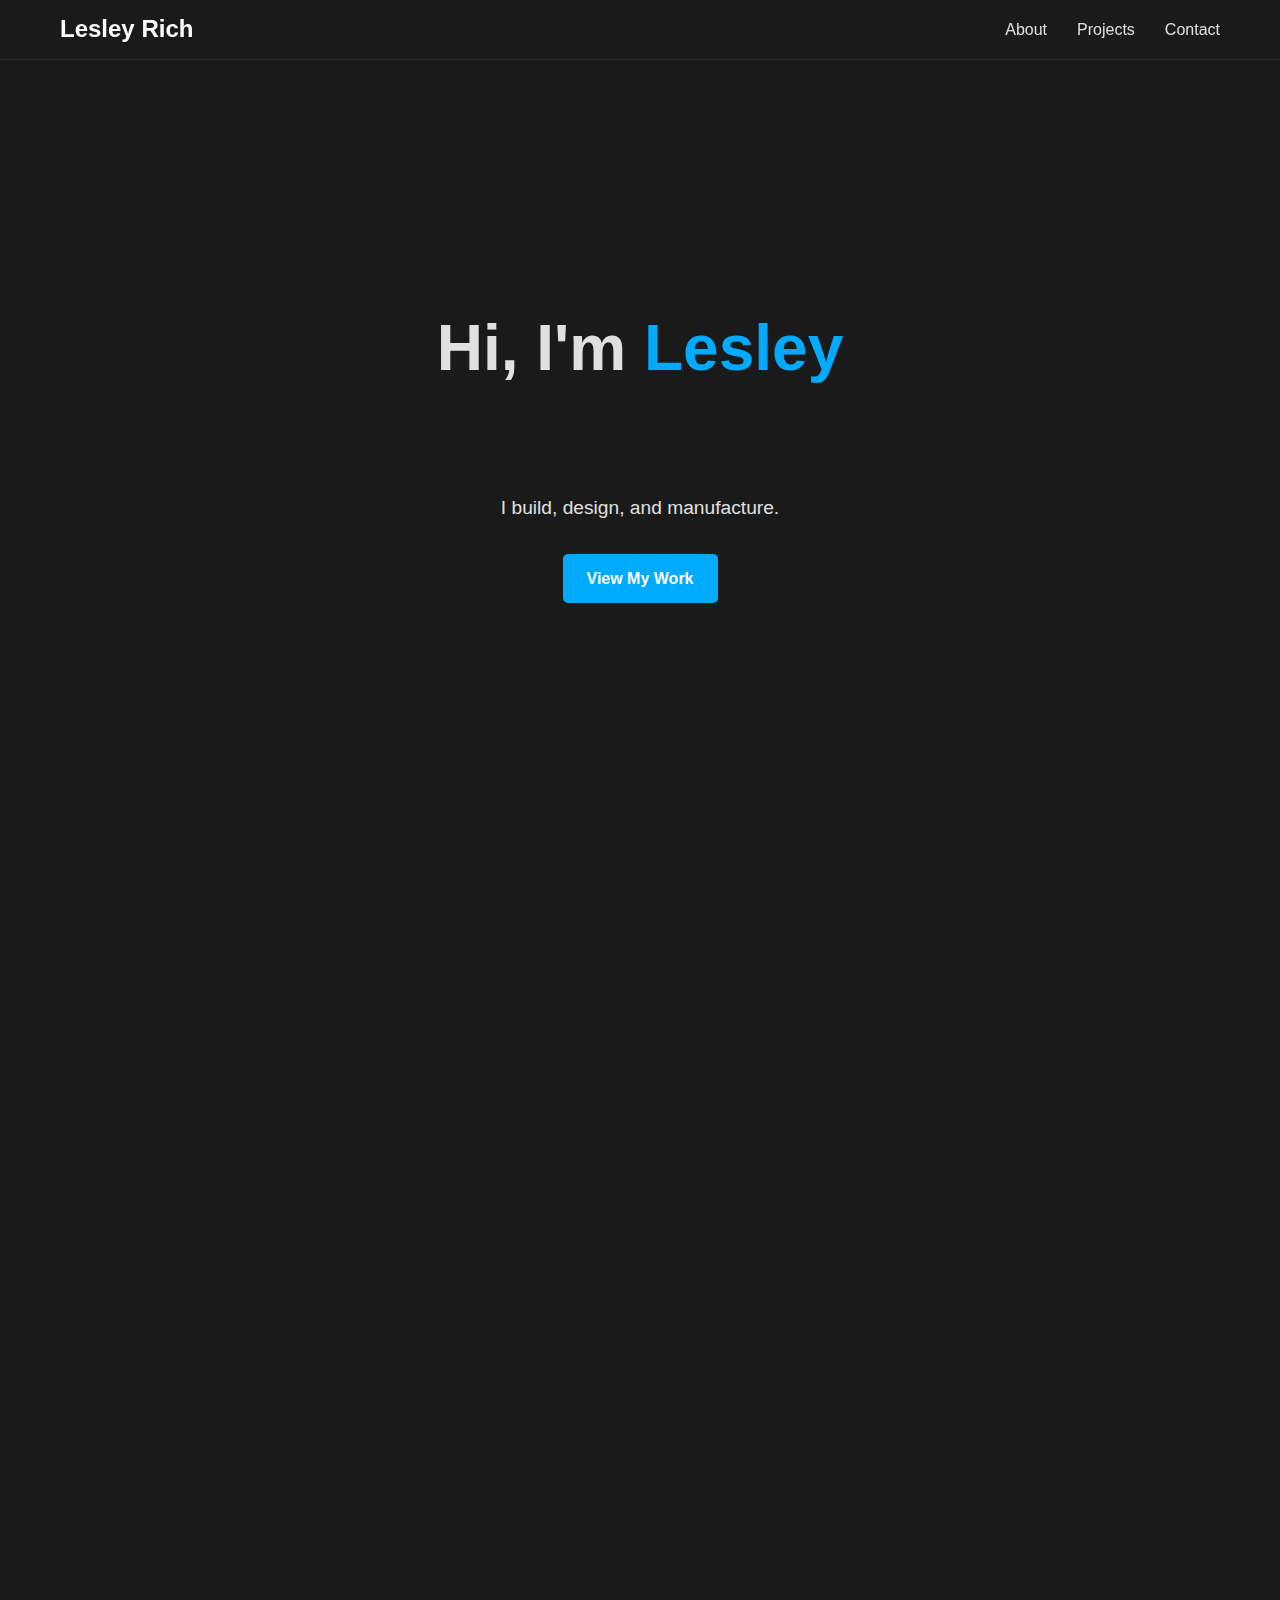
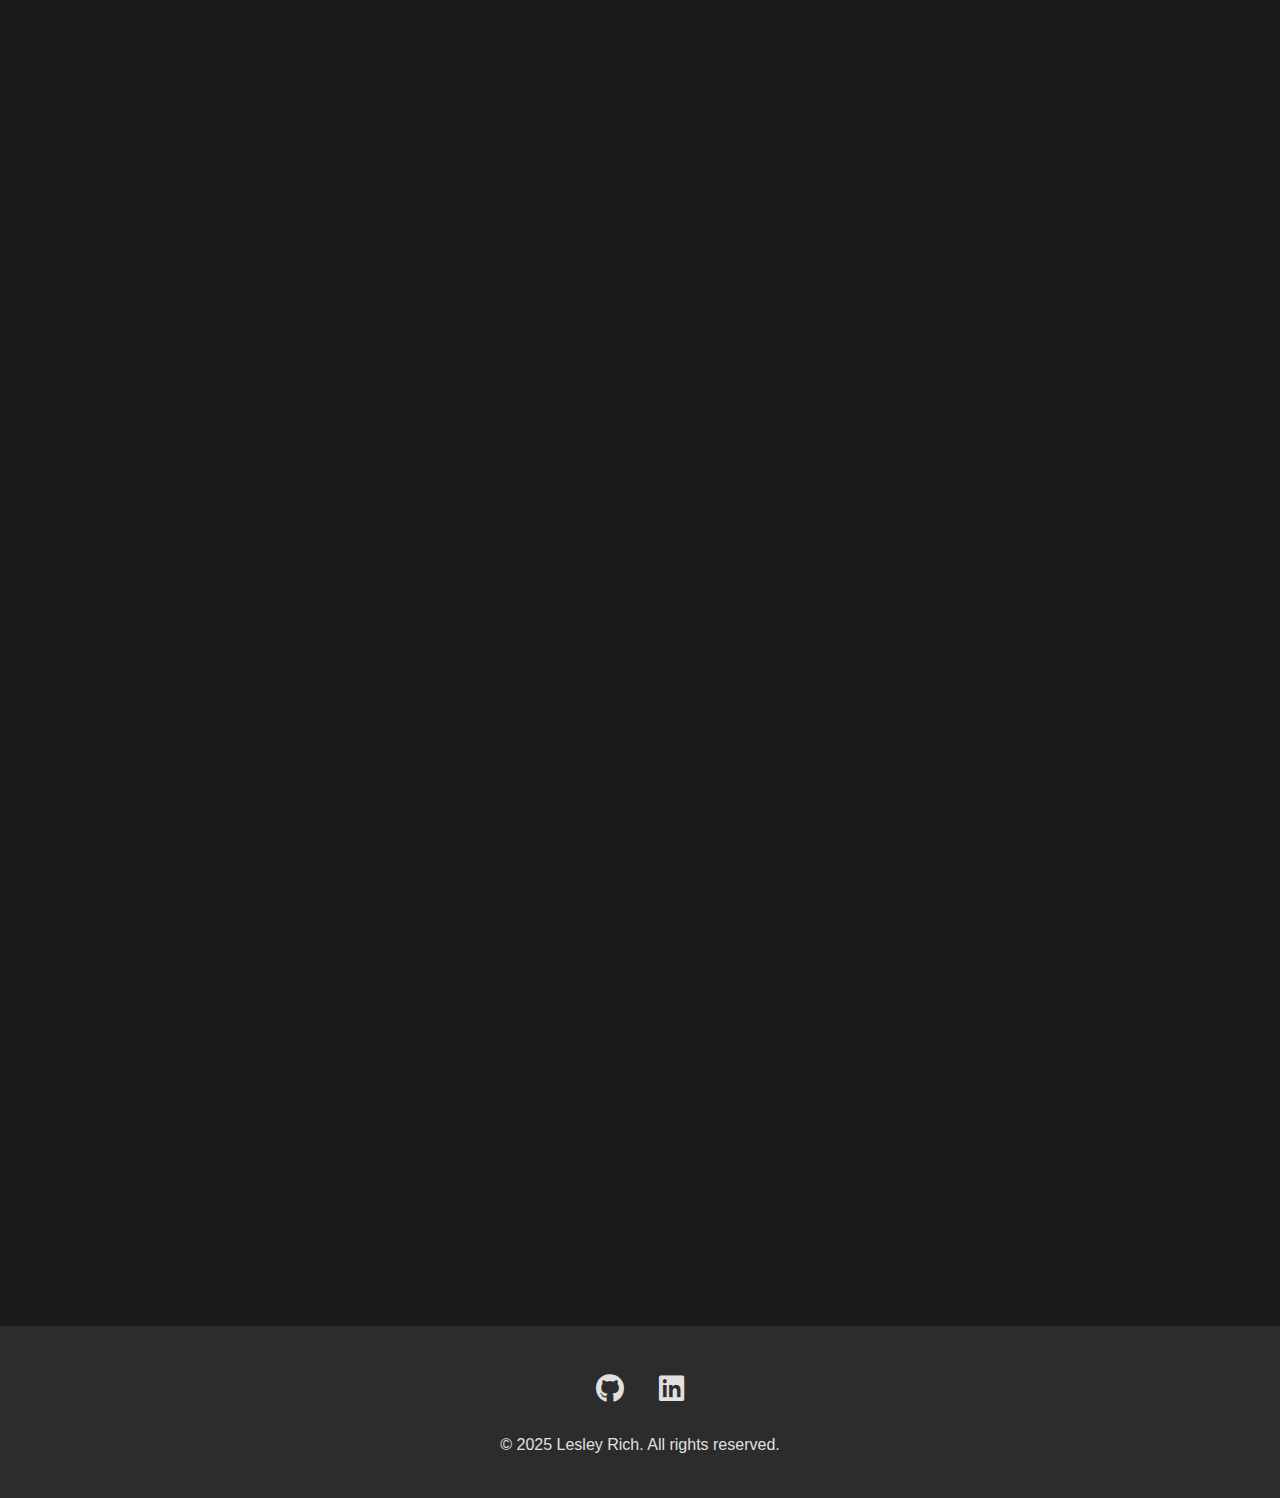
<file: index.html>
<!DOCTYPE html>
<html lang="en">
<head>
    <meta charset="UTF-8">
    <meta name="viewport" content="width=device-width, initial-scale=1.0">
    <title>Lesley Rich | Portfolio</title>
    <link rel="stylesheet" href="css/style.css">
    <!-- Font Awesome for icons -->
    <link rel="stylesheet" href="https://cdnjs.cloudflare.com/ajax/libs/font-awesome/6.4.0/css/all.min.css">
</head>
<body>

    <!-- Header & Navigation -->
    <header>
        <nav>
            <a href="#home" class="logo">Lesley Rich</a>
            <ul class="nav-links">
                <li><a href="#about">About</a></li>
                <li><a href="#projects">Projects</a></li>
                <li><a href="#contact">Contact</a></li>
            </ul>
        </nav>
    </header>

    <main>
        <!-- Hero Section -->
        <section id="home" class="hero">
            <div class="hero-content">
                <h1>Hi, I'm <span class="highlight">Lesley</span></h1>
                <p class="subtitle" id="subtitle"> </p>
                <p class="description">I build, design, and manufacture.</p>
                <a href="#projects" class="btn">View My Work</a>
            </div>
        </section>

        <!-- About Section -->
        <section id="about" class="about">
            <h2 class="section-title">About Me</h2>
            <div class="about-content">
                </div>
                <div class="about-text">
                    <p>Hello! I'm a CNC machinist, software developer, data scientist, creative and technical writer that loves to work on new and interesting projects and utilize my diverse skillsets.</p>
                    <p>Here are a few skills I've developed:</p>
                    <ul class="skills-list">
                        <li>CAD and CAM in Fusion 360</li>
                        <li>CNC Machining</li>
                        <li>Manual Mill</li>
                        <li>Verticle and Horizontal band saws</li>
                        <li>Drill Press</li>
                        <li>Sander</li>
                    </ul>
                </div>
            </div>
        </section>

        <!-- Projects Section -->
        <section id="projects" class="projects">
            <h2 class="section-title">My Projects</h2>
            <div class="projects-grid" id="projects-grid">
                <!-- Projects will be dynamically inserted here by JavaScript -->
            </div>
        </section>

        <!-- Contact Section -->
        <section id="contact" class="contact">
            <h2 class="section-title">Get In Touch</h2>
            <p>Have a question or want to work together? Feel free to reach out!</p>
            <form id="contact-form" action="https://formspree.io/f/mqabaobw" method="POST">
                <input type="text" name="name" placeholder="Your Name" required>
                <input type="email" name="email" placeholder="Your Email" required>
                <textarea name="message" placeholder="Your Message" required></textarea>
                <button type="submit" class="btn">Send Message</button>
            </form>
            <p id="form-status"></p>
        </section>
    </main>

    <!-- Footer -->
    <footer>
        <div class="social-links">
            <a href="https://github.com/terrainthesky-hub" target="_blank"><i class="fab fa-github"></i></a>
            <a href="https://linkedin.com/in/lesley-rich-86bb8572/" target="_blank"><i class="fab fa-linkedin"></i></a>
        </div>
        <p>© 2025 Lesley Rich. All rights reserved.</p>
    </footer>

    <!-- JS Files -->
    <script src="js/projects.js"></script>
    <script src="js/script.js"></script>
</body>
</html>
</file>
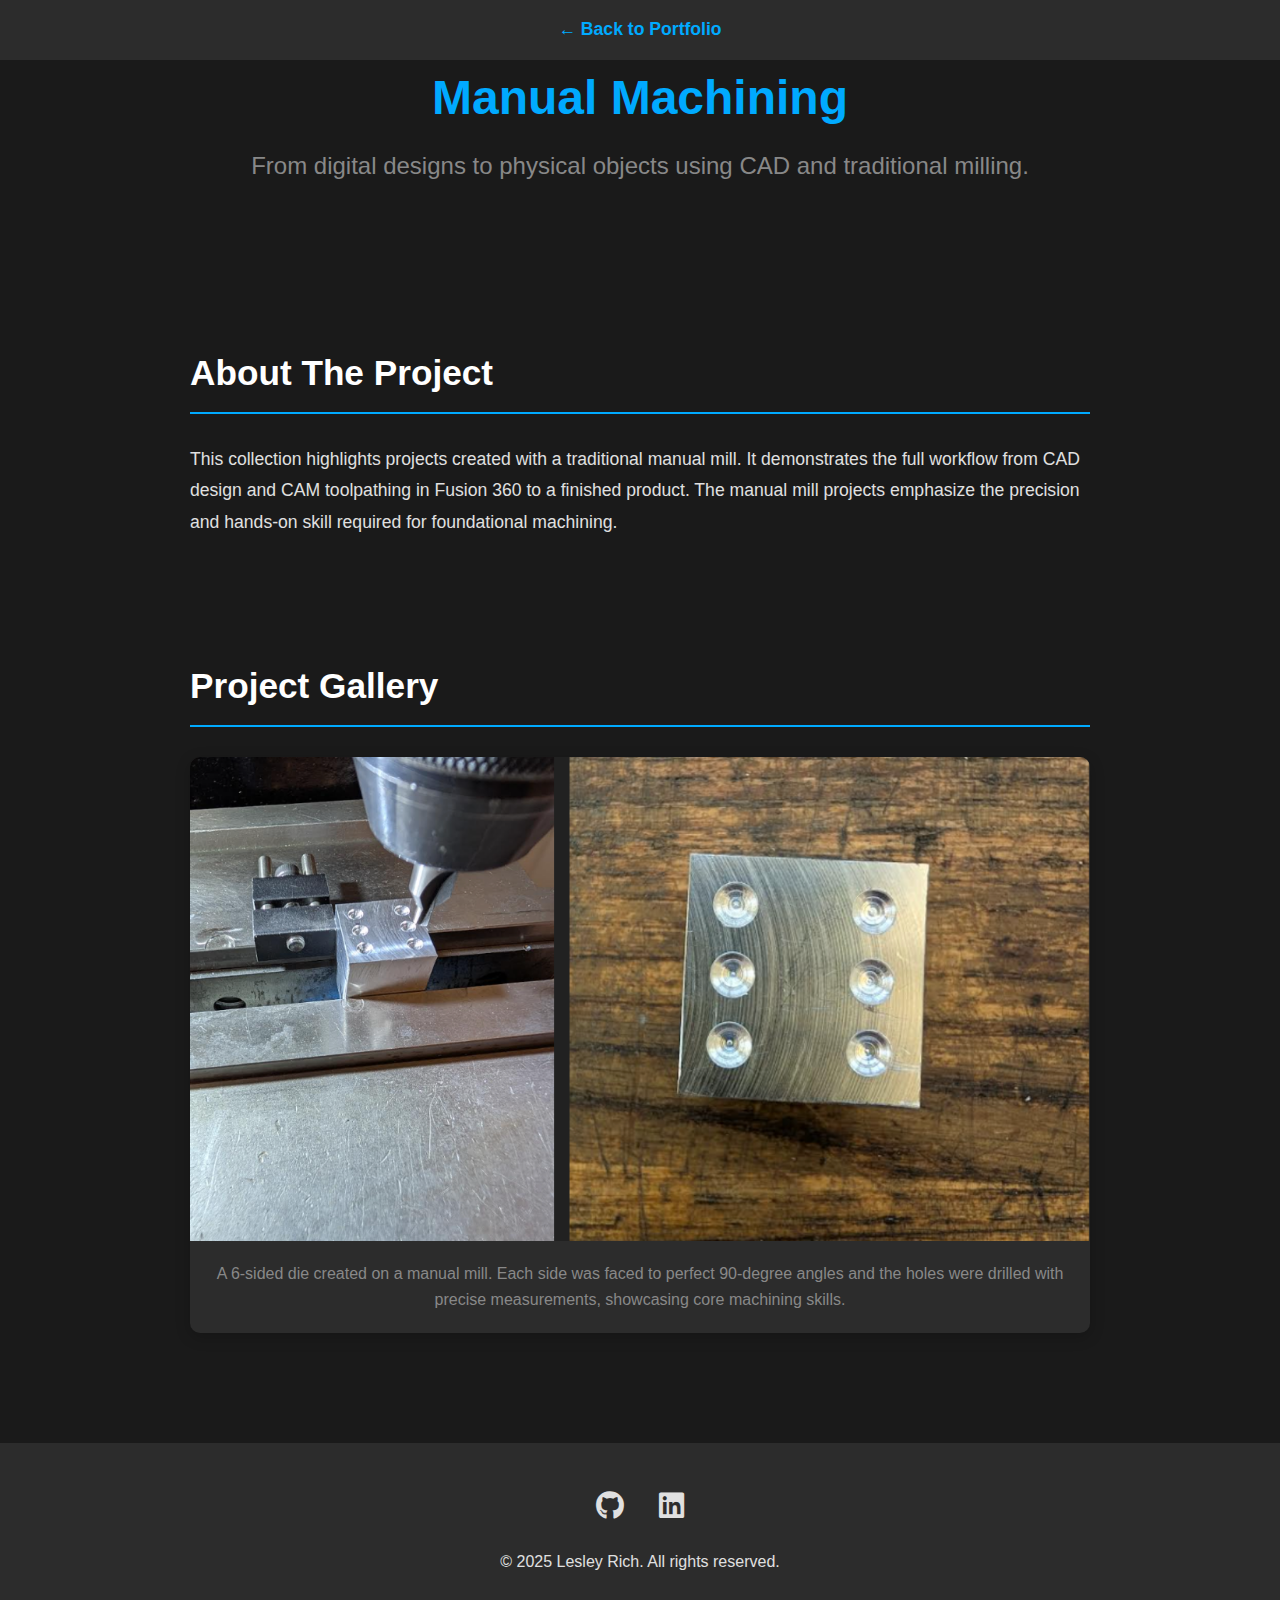
<file: manual-mill.html>
<!DOCTYPE html>
<html lang="en">
<head>
    <meta charset="UTF-8">
    <meta name="viewport" content="width=device-width, initial-scale=1.0">
    <title>Manual Machining | Lesley Rich</title>
    
    <link rel="stylesheet" href="css/style.css">
    <link rel="stylesheet" href="css/project-detail.css">
    <link rel="stylesheet" href="https://cdnjs.cloudflare.com/ajax/libs/font-awesome/6.4.0/css/all.min.css">
</head>
<body>

    <header class="project-header">
        <a href="index.html" class="back-link">← Back to Portfolio</a>
    </header>

    <main class="project-main">
        <section class="project-hero">
            <h1 class="project-title">Manual Machining</h1>
            <p class="project-subtitle">From digital designs to physical objects using CAD and traditional milling.</p>
            <!-- The Genmitsu image is a great hero shot as it shows the process -->
        </section>

        <section class="project-description">
            <h2>About The Project</h2>
            <p>
                This collection highlights projects created with a traditional manual mill. It demonstrates the full workflow from CAD design and CAM toolpathing in Fusion 360 to a finished product. The manual mill projects emphasize the precision and hands-on skill required for foundational machining.
            </p>
        </section>

        <section class="project-gallery">
            <h2>Project Gallery</h2>
            <div class="gallery-grid">
                <figure class="gallery-item">
                    <img src="assets/images/cnc_portfolio/6_side_dice.png" alt="A 6-sided metal die">
                    <figcaption>A 6-sided die created on a manual mill. Each side was faced to perfect 90-degree angles and the holes were drilled with precise measurements, showcasing core machining skills.</figcaption>
                </figure>
            </div>
        </section>
    </main>

    <footer class="project-footer">
        <div class="social-links">
            <a href="https://github.com/terrainthesky-hub" target="_blank"><i class="fab fa-github"></i></a>
            <a href="https://linkedin.com/in/lesley-rich-86bb8572/" target="_blank"><i class="fab fa-linkedin"></i></a>
        </div>
        <p>© 2025 Lesley Rich. All rights reserved.</p>
    </footer>
  <script src="js/script.js"></script>
</body>
</html>
</file>
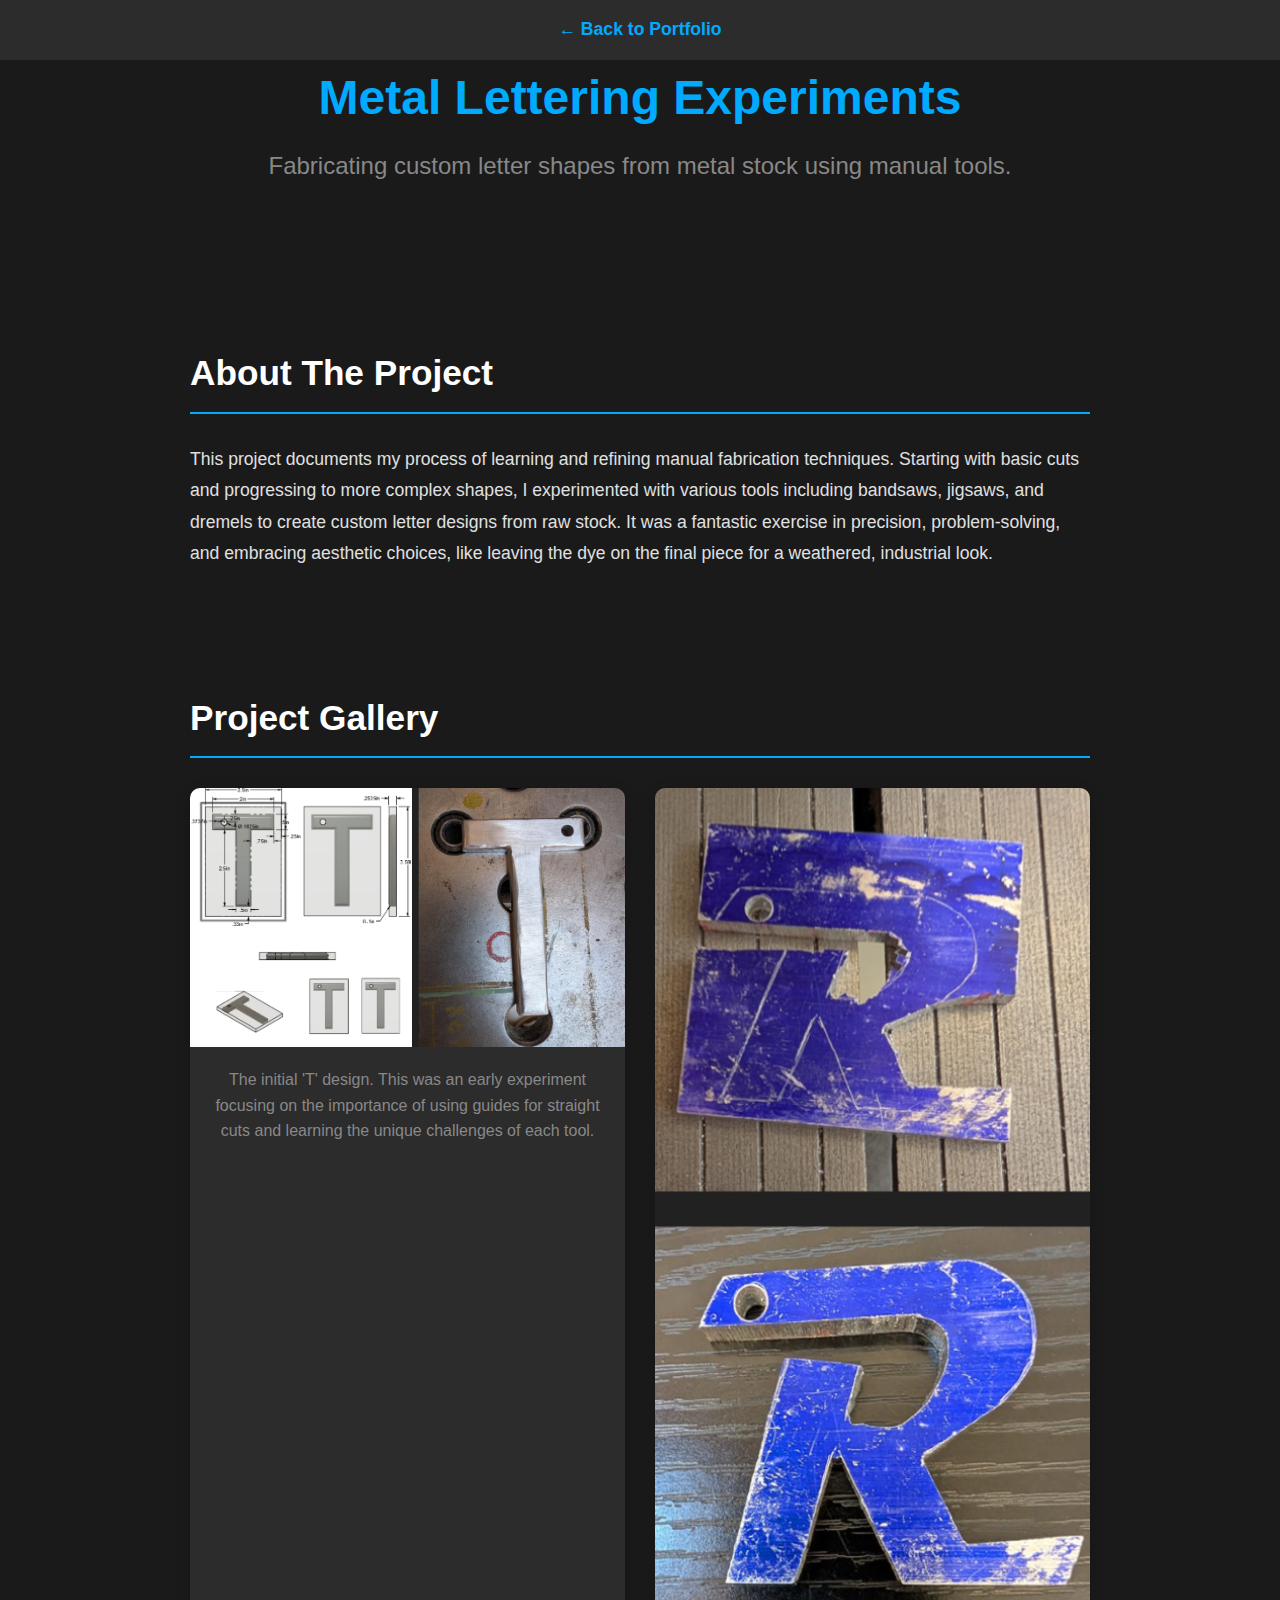
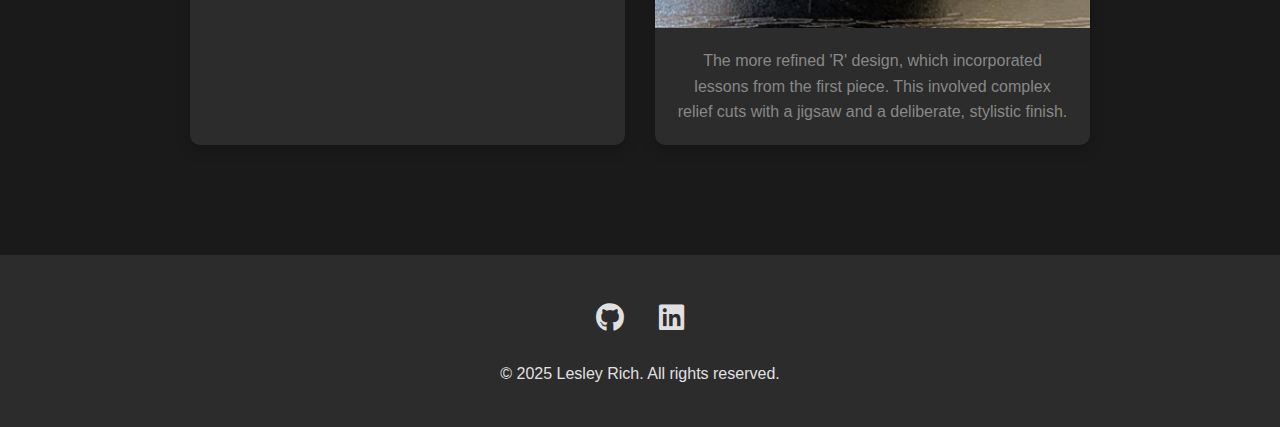
<file: metal-lettering.html>
<!DOCTYPE html>
<html lang="en">
<head>
    <meta charset="UTF-8">
    <meta name="viewport" content="width=device-width, initial-scale=1.0">
    <title>Metal Lettering | Lesley Rich</title>
    
    <link rel="stylesheet" href="css/style.css">
    <link rel="stylesheet" href="css/project-detail.css">
    <link rel="stylesheet" href="https://cdnjs.cloudflare.com/ajax/libs/font-awesome/6.4.0/css/all.min.css">
</head>
<body>

    <header class="project-header">
        <a href="index.html" class="back-link">← Back to Portfolio</a>
    </header>

    <main class="project-main">
        <section class="project-hero">
            <h1 class="project-title">Metal Lettering Experiments</h1>
            <p class="project-subtitle">Fabricating custom letter shapes from metal stock using manual tools.</p>
            <!-- Using the final 'R' image as the hero shot -->
        </section>

        <section class="project-description">
            <h2>About The Project</h2>
            <p>
                This project documents my process of learning and refining manual fabrication techniques. Starting with basic cuts and progressing to more complex shapes, I experimented with various tools including bandsaws, jigsaws, and dremels to create custom letter designs from raw stock. It was a fantastic exercise in precision, problem-solving, and embracing aesthetic choices, like leaving the dye on the final piece for a weathered, industrial look.
            </p>
        </section>

        <section class="project-gallery">
            <h2>Project Gallery</h2>
            <div class="gallery-grid">
                <figure class="gallery-item">
                    <img src="assets/images/cnc_portfolio/Letter_T.png" alt="First letter design, a T">
                    <figcaption>The initial 'T' design. This was an early experiment focusing on the importance of using guides for straight cuts and learning the unique challenges of each tool.</figcaption>
                </figure>
                <figure class="gallery-item">
                    <img src="assets/images/cnc_portfolio/Letter_R.png" alt="Second letter design, an R">
                    <figcaption>The more refined 'R' design, which incorporated lessons from the first piece. This involved complex relief cuts with a jigsaw and a deliberate, stylistic finish.</figcaption>
                </figure>
            </div>
        </section>
    </main>

    <footer class="project-footer">
        <div class="social-links">
            <a href="https://github.com/terrainthesky-hub" target="_blank"><i class="fab fa-github"></i></a>
            <a href="https://linkedin.com/in/lesley-rich-86bb8572/" target="_blank"><i class="fab fa-linkedin"></i></a>
        </div>
        <p>© 2025 Lesley Rich. All rights reserved.</p>
    </footer>

  <script src="js/script.js"></script>

</body>
</html>
</file>
<file: css/style.css>
/* --- Basic Setup & Variables --- */
:root {
    --bg-color: #1a1a1a;
    --primary-color: #00aaff;
    --secondary-color: #2c2c2c;
    --text-color: #e0e0e0;
    --text-muted: #888;
    --font-family: 'Poppins', sans-serif;
    --header-height: 60px;
}

* {
    margin: 0;
    padding: 0;
    box-sizing: border-box;
}

html {
    scroll-behavior: smooth;
}

body {
    font-family: var(--font-family);
    background-color: var(--bg-color);
    color: var(--text-color);
    line-height: 1.6;
}

/* --- Utility Classes --- */
.btn {
    display: inline-block;
    padding: 12px 24px;
    background-color: var(--primary-color);
    color: #fff;
    text-decoration: none;
    border-radius: 5px;
    transition: background-color 0.3s ease;
    font-weight: 600;
}

.btn:hover {
    background-color: #0088cc;
}

.section-title {
    text-align: center;
    font-size: 2.5rem;
    margin-bottom: 50px;
    color: var(--primary-color);
}

.highlight {
    color: var(--primary-color);
}

section {
    padding: 80px 10%;
    opacity: 0;
    transform: translateY(20px);
    transition: opacity 0.6s ease-out, transform 0.6s ease-out;
}

section.visible {
    opacity: 1;
    transform: translateY(0);
}

/* --- Header & Navigation --- */
header {
    position: fixed;
    top: 0;
    left: 0;
    width: 100%;
    height: var(--header-height);
    background-color: rgba(26, 26, 26, 0.8);
    backdrop-filter: blur(10px);
    z-index: 1000;
    display: flex;
    justify-content: center;
    align-items: center;
    border-bottom: 1px solid var(--secondary-color);
}

nav {
    display: flex;
    justify-content: space-between;
    align-items: center;
    width: 100%;
    max-width: 1200px;
    padding: 0 20px;
}

.logo {
    font-size: 1.5rem;
    font-weight: 700;
    color: #fff;
    text-decoration: none;
}

.nav-links {
    list-style: none;
    display: flex;
}

.nav-links li {
    margin-left: 30px;
}

.nav-links a {
    color: var(--text-color);
    text-decoration: none;
    font-weight: 500;
    transition: color 0.3s ease;
}

.nav-links a:hover {
    color: var(--primary-color);
}

/* --- Hero Section --- */
.hero {
    height: 100vh;
    display: flex;
    align-items: center;
    justify-content: center;
    text-align: center;
}

.hero-content h1 {
    font-size: 4rem;
    margin-bottom: 10px;
}

.hero-content .subtitle {
    font-size: 1.8rem;
    color: var(--text-muted);
    margin-bottom: 20px;
    min-height: 4rem; 
}

.hero-content .description {
    font-size: 1.2rem;
    max-width: 600px;
    margin: 0 auto 30px;
}

/* --- About Section --- */
.about-content {
    display: flex;
    align-items: center;
    gap: 50px;
}

.about-image {
    flex-shrink: 0;
}

.about-image img {
    width: 250px;
    height: 250px;
    border-radius: 50%;
    object-fit: cover;
    border: 5px solid var(--secondary-color);
}

.about-text p {
    margin-bottom: 15px;
}

.skills-list {
    list-style: none;
    display: grid;
    grid-template-columns: repeat(2, 1fr);
    gap: 10px;
    margin-top: 20px;
}

.skills-list li {
    background-color: var(--secondary-color);
    padding: 10px;
    border-radius: 5px;
    display: flex;
    align-items: center;
}

.skills-list li::before {
    content: '✓';
    color: var(--primary-color);
    margin-right: 10px;
    font-weight: bold;
}


/* --- Projects Section --- */
.projects-grid {
    display: grid;
    grid-template-columns: repeat(auto-fill, minmax(320px, 1fr));
    gap: 30px;
}

.project-card {
    background-color: var(--secondary-color);
    border-radius: 10px;
    overflow: hidden;
    box-shadow: 0 4px 15px rgba(0, 0, 0, 0.2);
    transition: transform 0.3s ease, box-shadow 0.3s ease;
}

.project-card:hover {
    transform: translateY(-10px);
    box-shadow: 0 8px 25px rgba(0, 170, 255, 0.3);
}

.project-card img {
    width: 100%;
    height: 200px;
    object-fit: cover;
}

.project-info {
    padding: 20px;
}

.project-info h3 {
    font-size: 1.5rem;
    margin-bottom: 10px;
    color: #fff;
}

.project-tags {
    margin: 15px 0;
}

.project-tags span {
    background-color: var(--bg-color);
    color: var(--primary-color);
    padding: 5px 10px;
    border-radius: 5px;
    font-size: 0.8rem;
    margin-right: 5px;
    display: inline-block;
    margin-bottom: 5px;
}

.project-links a {
    color: var(--primary-color);
    text-decoration: none;
    margin-right: 15px;
    font-weight: 600;
}

.project-links a:hover {
    text-decoration: underline;
}

/* --- Contact Section --- */
.contact {
    text-align: center;
}

.contact p {
    max-width: 600px;
    margin: 0 auto 40px;
}

#contact-form {
    max-width: 600px;
    margin: 0 auto;
    display: flex;
    flex-direction: column;
    gap: 15px;
}

#contact-form input,
#contact-form textarea {
    width: 100%;
    padding: 15px;
    border: 1px solid var(--secondary-color);
    background-color: var(--secondary-color);
    border-radius: 5px;
    color: var(--text-color);
    font-family: var(--font-family);
    font-size: 1rem;
}

#contact-form input:focus,
#contact-form textarea:focus {
    outline: none;
    border-color: var(--primary-color);
}

#contact-form button {
    cursor: pointer;
    border: none;
    width: auto;
    align-self: center;
}

#form-status {
    margin-top: 20px;
    font-size: 1rem;
}

/* --- Footer --- */
footer {
    text-align: center;
    padding: 40px 20px;
    background-color: var(--secondary-color);
    margin-top: 50px;
}

.social-links {
    margin-bottom: 20px;
}

.social-links a {
    color: var(--text-color);
    font-size: 1.8rem;
    margin: 0 15px;
    transition: color 0.3s ease;
}

.social-links a:hover {
    color: var(--primary-color);
}

/* --- Responsive Design --- */
@media (max-width: 768px) {
    .section-title {
        font-size: 2rem;
    }
    .nav-links {
        display: none; /* Simplification for mobile, could add a hamburger menu */
    }
    .hero-content h1 {
        font-size: 2.8rem;
    }
    .hero-content .subtitle {
        font-size: 1.4rem;
    }
    .about-content {
        flex-direction: column;
        text-align: center;
    }
    .skills-list {
        grid-template-columns: 1fr;
    }
}
</file>
<file: css/project-detail.css>
/* --- Project Detail Page Specific Styles --- */

.project-header {
    padding: 20px 10%;
    background-color: var(--secondary-color);
    text-align: left;
}

.back-link {
    color: var(--primary-color);
    text-decoration: none;
    font-weight: 600;
    font-size: 1.1rem;
}

.back-link:hover {
    text-decoration: underline;
}

.project-main {
    padding: 0 10%;
}

.project-hero {
    text-align: center;
    padding: 60px 0;
}

.project-title {
    font-size: 3rem;
    color: var(--primary-color);
    margin-bottom: 10px;
}

.project-subtitle {
    font-size: 1.5rem;
    color: var(--text-muted);
    margin-bottom: 40px;
}

.project-hero-image {
    width: 100%;
    max-width: 900px;
    border-radius: 10px;
    box-shadow: 0 10px 30px rgba(0,0,0,0.3);
}

.project-description,
.project-gallery {
    padding: 60px 0;
    max-width: 900px;
    margin: 0 auto; /* Center the content */
}

.project-description h2,
.project-gallery h2 {
    font-size: 2.2rem;
    color: #fff;
    margin-bottom: 30px;
    border-bottom: 2px solid var(--primary-color);
    padding-bottom: 10px;
}

.project-description p {
    font-size: 1.1rem;
    line-height: 1.8;
}

.gallery-grid {
    display: grid;
    grid-template-columns: repeat(auto-fit, minmax(350px, 1fr));
    gap: 30px;
}

.gallery-item {
    background-color: var(--secondary-color);
    border-radius: 10px;
    overflow: hidden;
    box-shadow: 0 4px 15px rgba(0,0,0,0.2);
    transition: transform 0.3s ease;
}

.gallery-item:hover {
    transform: translateY(-5px);
}

.gallery-item img {
    width: 100%;
    height: auto;
    display: block;
}

.gallery-item figcaption {
    padding: 20px;
    font-size: 1rem;
    color: var(--text-muted);
    text-align: center;
}

/* Responsive adjustments */
@media (max-width: 768px) {
    .project-title {
        font-size: 2.2rem;
    }
    .project-subtitle {
        font-size: 1.2rem;
    }
}
</file>
